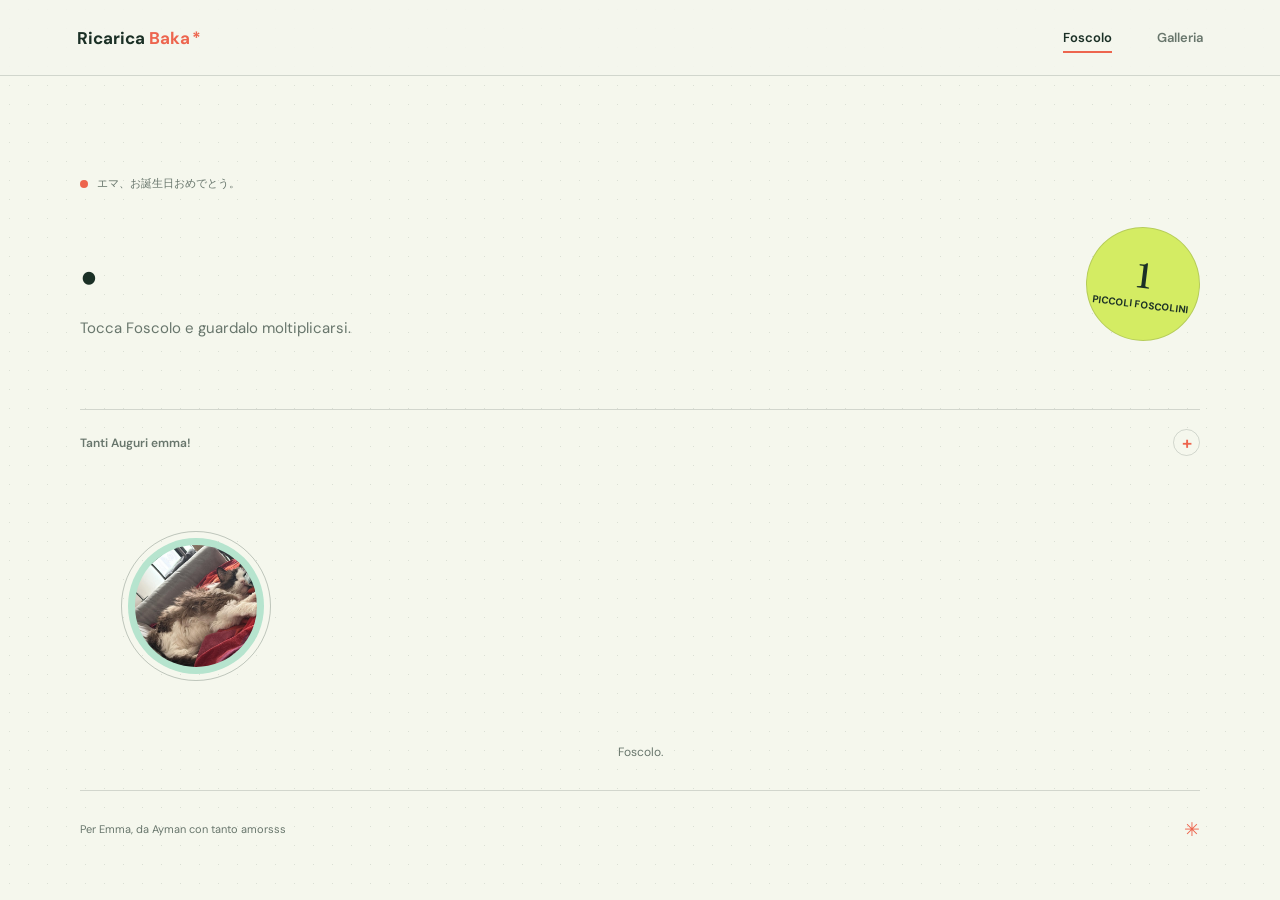
<file: index.html>
<!doctype html>
<html lang="en">
  <head>
    <meta charset="utf-8">
    <meta name="viewport" content="width=device-width, initial-scale=1">
    <meta name="theme-color" content="#f5f7ed">
    <title>Piccoli Foscoli |Auguri Emmina!!</title>
    <link rel="preconnect" href="https://fonts.googleapis.com">
    <link rel="preconnect" href="https://fonts.gstatic.com" crossorigin>
    <link href="https://fonts.googleapis.com/css2?family=DM+Sans:wght@400;500;600;700&family=Fraunces:opsz,wght@9..144,600;9..144,700&display=swap" rel="stylesheet">
    <link rel="stylesheet" href="styles.css">
    <script src="foscolo-pool.js" defer></script>
    <script src="clicker.js" defer></script>
  </head>
  <body>
    <header class="site-header">
      <a class="wordmark" href="index.html" aria-label="Little Cells home">Ricarica <span>Baka</span><i aria-hidden="true">*</i></a>
      <nav class="site-nav" aria-label="Main navigation">
        <a class="nav-link is-current" href="index.html" aria-current="page">Foscolo</a>
        <a class="nav-link" href="gallery.html">Galleria</a>
      </nav>
    </header>

    <main class="clicker-page">
      <section class="intro" aria-labelledby="page-title">
        <p class="eyebrow"><span class="eyebrow-dot" aria-hidden="true"></span> エマ、お誕生日おめでとう。</p>
        <div class="intro-row">
          <div>
            <h1 id="page-title">.<br><span></span></h1>
            <p class="intro-copy">Tocca Foscolo e guardalo moltiplicarsi.</p>
          </div>
          <div class="cell-count" aria-label="Cell count">
            <span class="count-number" id="cell-count">1</span>
            <span class="count-label">Piccoli Foscolini</span>
          </div>
        </div>
      </section>

      <section class="division-area" aria-label="Photo cell clicker">
        <div class="division-heading">
          <span>Tanti Auguri emma!</span>
          <span class="division-mark" aria-hidden="true">+</span>
        </div>
        <div class="cell-stage" id="cell-stage" aria-live="polite">
          <button class="cell" type="button" aria-label="Divide this photo into two cells">
            <img src="Images/Foscolo/0db0e0a0-5afe-4687-beac-8e824a64719b.jpeg" alt="Foscolo photo">
            <span class="cell-halo" aria-hidden="true"></span>
          </button>
        </div>
        <p class="stage-note" id="stage-note"> Foscolo.</p>
      </section>

      <footer class="page-footer">
        <span>Per Emma, da Ayman con tanto amorsss</span>
        <span class="footer-star" aria-hidden="true">✳</span>
      </footer>
    </main>
  </body>
</html>
</file>
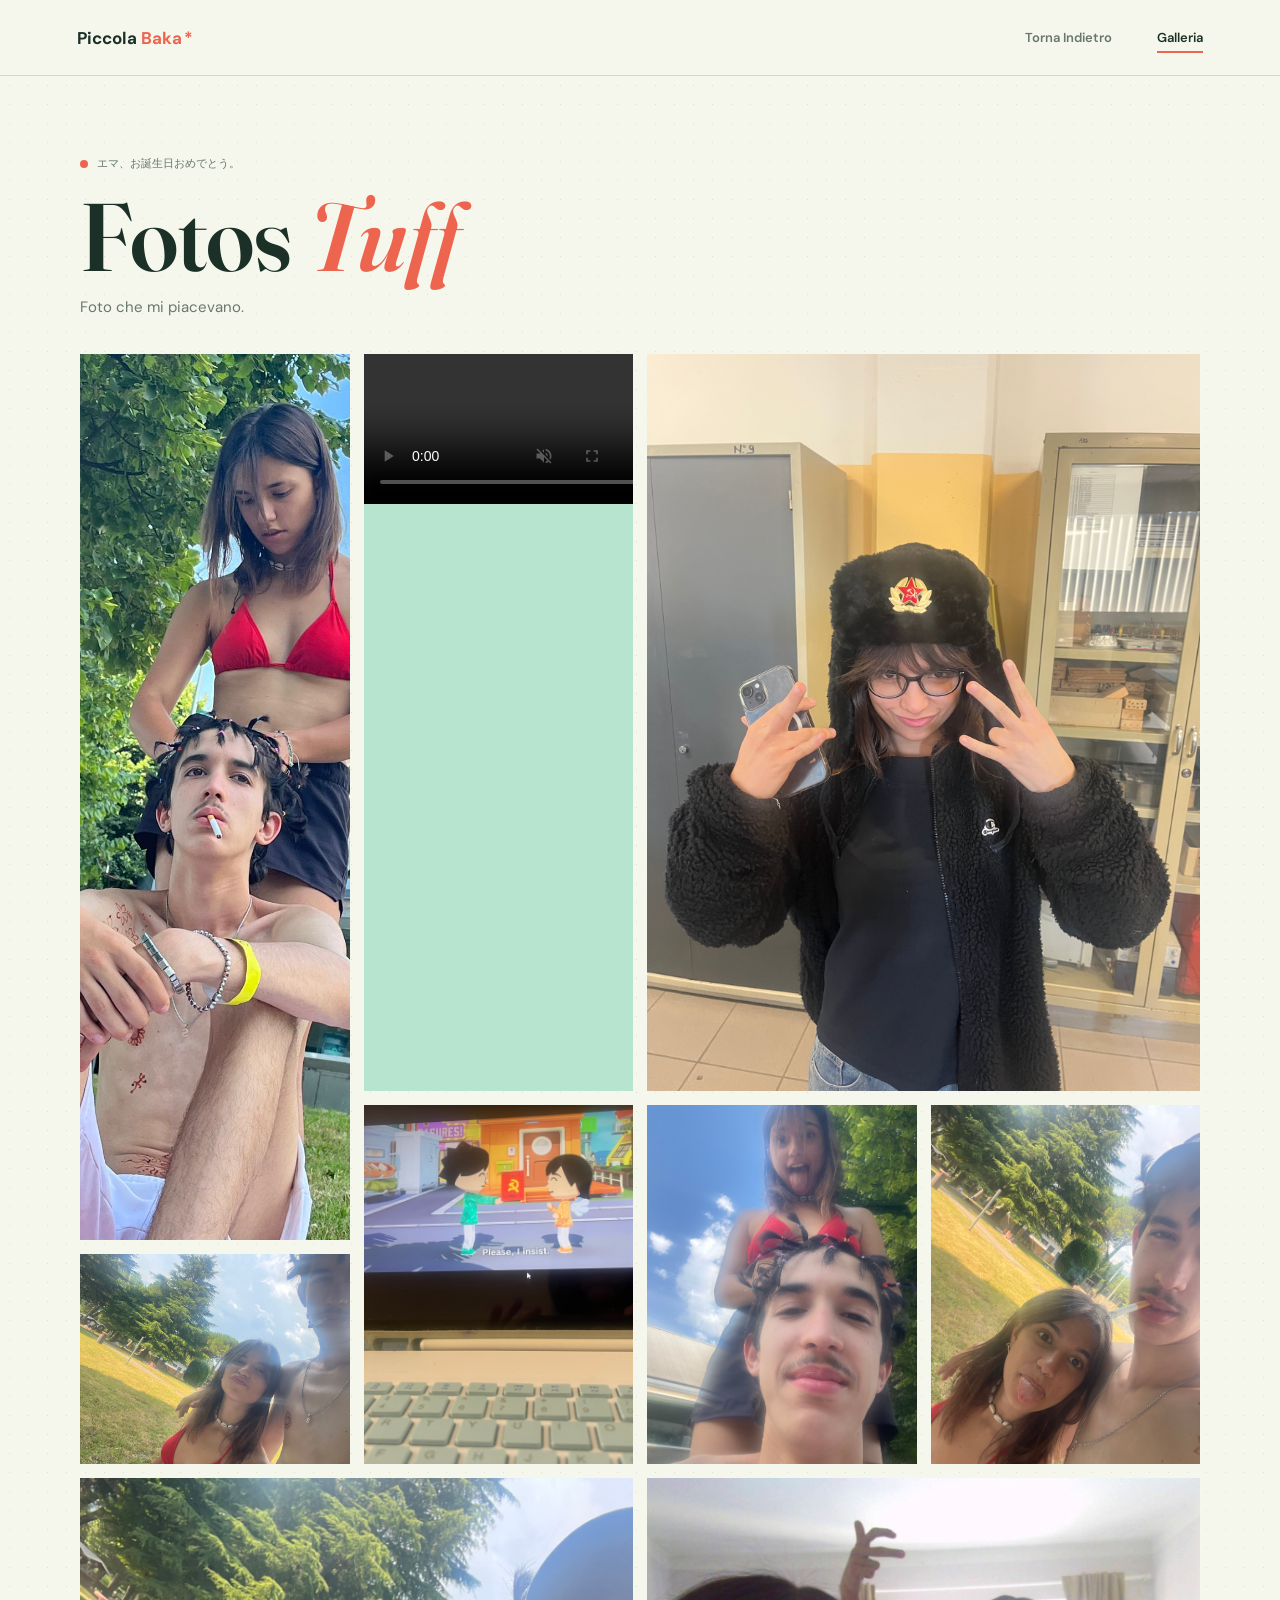
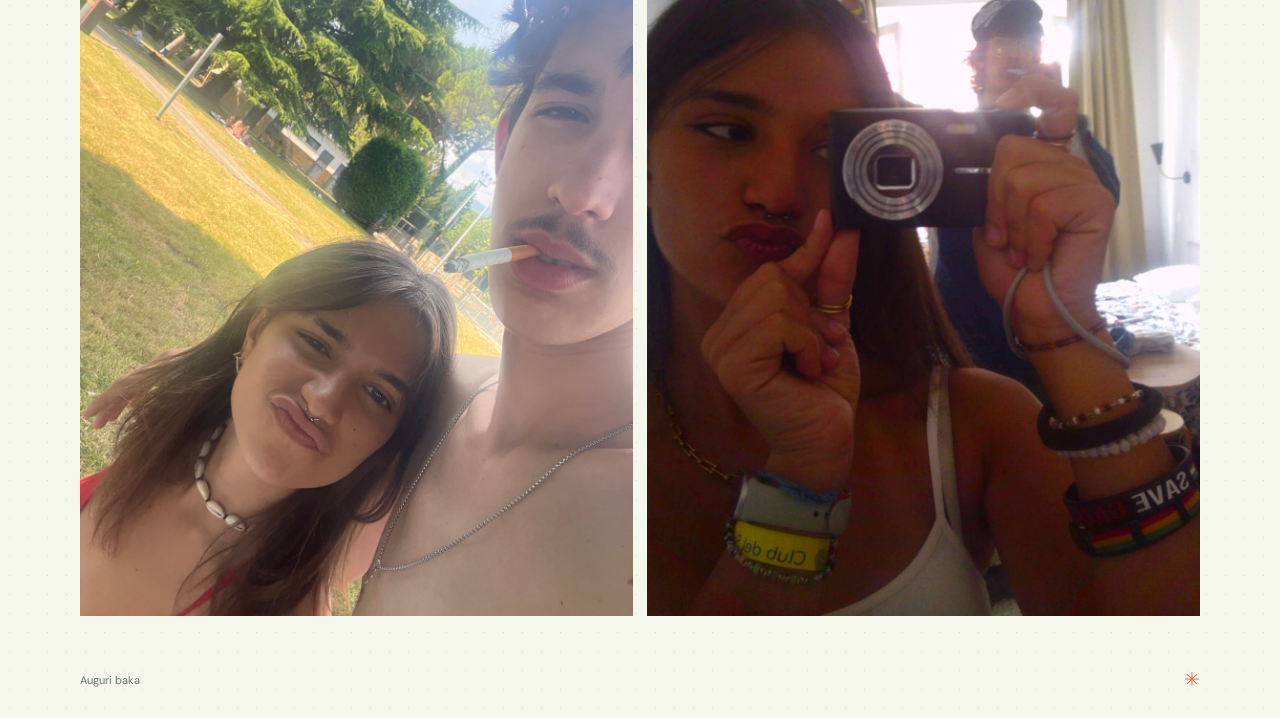
<file: gallery.html>
<!doctype html>
<html lang="en">
  <head>
    <meta charset="utf-8">
    <meta name="viewport" content="width=device-width, initial-scale=1">
    <meta name="theme-color" content="#f5f7ed">
    <title>Galleria Foto</title>
    <link rel="preconnect" href="https://fonts.googleapis.com">
    <link rel="preconnect" href="https://fonts.gstatic.com" crossorigin>
    <link href="https://fonts.googleapis.com/css2?family=DM+Sans:wght@400;500;600;700&family=Fraunces:opsz,wght@9..144,600;9..144,700&display=swap" rel="stylesheet">
    <link rel="stylesheet" href="styles.css">
    <script src="foto-gallery-pool.js" defer></script>
    <script src="gallery.js" defer></script>
  </head>
  <body>
    <header class="site-header">
      <a class="wordmark" href="index.html" aria-label="Little Cells home">Piccola <span>Baka</span><i aria-hidden="true">*</i></a>
      <nav class="site-nav" aria-label="Main navigation">
        <a class="nav-link" href="index.html">Torna Indietro</a>
        <a class="nav-link is-current" href="gallery.html" aria-current="page">Galleria</a>
      </nav>
    </header>

    <main class="gallery-page">
      <section class="gallery-intro" aria-labelledby="page-title">
        <p class="eyebrow"><span class="eyebrow-dot" aria-hidden="true"></span> エマ、お誕生日おめでとう。</p>
        <h1 id="page-title">Fotos <span>Tuff</span></h1>
        <p class="intro-copy">Foto che mi piacevano.</p>
      </section>
      <section class="photo-grid" id="photo-grid" aria-label="Birthday photo gallery"></section>
      <footer class="page-footer">
        <span>Auguri baka</span>
        <span class="footer-star" aria-hidden="true">✳</span>
      </footer>
    </main>
  </body>
</html>
</file>
<file: styles.css>
:root {
  color-scheme: light;
  --paper: #f5f7ed;
  --ink: #1b3026;
  --muted: #68766c;
  --coral: #ed654e;
  --lime: #d4ec63;
  --mint: #b6e4ce;
  --line: rgba(27, 48, 38, 0.16);
  font-family: "DM Sans", sans-serif;
  background: var(--paper);
  color: var(--ink);
  font-synthesis: none;
  text-rendering: optimizeLegibility;
}

* {
  box-sizing: border-box;
}

body {
  min-width: 320px;
  min-height: 100vh;
  margin: 0;
  background-color: var(--paper);
  background-image: radial-gradient(rgba(27, 48, 38, 0.12) 0.7px, transparent 0.7px);
  background-size: 19px 19px;
}

a {
  color: inherit;
}

.site-header {
  position: relative;
  z-index: 1;
  display: flex;
  min-height: 76px;
  align-items: center;
  justify-content: space-between;
  padding: 0 clamp(22px, 6vw, 88px);
  border-bottom: 1px solid var(--line);
  background: rgba(245, 247, 237, 0.92);
}

.wordmark {
  color: var(--ink);
  font-size: 17px;
  font-weight: 700;
  text-decoration: none;
  letter-spacing: 0;
}

.wordmark span {
  color: var(--coral);
}

.wordmark i {
  margin-left: 2px;
  color: var(--coral);
  font-size: 17px;
  font-style: normal;
}

.site-nav {
  display: flex;
  align-items: center;
  gap: clamp(18px, 3.5vw, 46px);
}

.nav-link {
  position: relative;
  padding: 9px 0;
  color: var(--muted);
  font-size: 13px;
  font-weight: 600;
  text-decoration: none;
  transition: color 160ms ease;
}

.nav-link:hover,
.nav-link.is-current {
  color: var(--ink);
}

.nav-link.is-current::after {
  position: absolute;
  right: 0;
  bottom: 2px;
  left: 0;
  height: 2px;
  background: var(--coral);
  content: "";
}

.clicker-page,
.gallery-page {
  width: min(1120px, 100% - 48px);
  margin: 0 auto;
}

.intro {
  padding: clamp(48px, 8vw, 100px) 0 clamp(38px, 6vw, 68px);
  animation: reveal-in 600ms ease both;
}

.eyebrow {
  display: flex;
  align-items: center;
  gap: 9px;
  margin: 0 0 22px;
  color: var(--muted);
  font-size: 11px;
  font-weight: 700;
  letter-spacing: 0;
  text-transform: uppercase;
}

.eyebrow-dot {
  width: 8px;
  height: 8px;
  border-radius: 50%;
  background: var(--coral);
}

.intro-row {
  display: flex;
  align-items: end;
  justify-content: space-between;
  gap: 28px;
}

h1 {
  margin: 0;
  font-family: "Fraunces", Georgia, serif;
  font-size: 84px;
  font-weight: 600;
  line-height: 0.98;
  letter-spacing: 0;
}

.intro h1 span,
.gallery-intro h1 span {
  color: var(--coral);
  font-style: italic;
}

.intro-copy {
  max-width: 360px;
  margin: 21px 0 0;
  color: var(--muted);
  font-size: 15px;
  line-height: 1.65;
}

.cell-count {
  display: flex;
  min-width: 114px;
  flex-direction: column;
  align-items: center;
  justify-content: center;
  aspect-ratio: 1;
  border: 1px solid var(--line);
  border-radius: 50%;
  background: var(--lime);
  transform: rotate(7deg);
}

.count-number {
  font-family: "Fraunces", Georgia, serif;
  font-size: 35px;
  line-height: 1;
}

.count-label {
  margin-top: 5px;
  font-size: 10px;
  font-weight: 700;
  text-transform: uppercase;
}

.division-area {
  padding: 19px 0 30px;
  border-top: 1px solid var(--line);
  border-bottom: 1px solid var(--line);
}

.division-heading {
  display: flex;
  align-items: center;
  justify-content: space-between;
  color: var(--muted);
  font-size: 12px;
  font-weight: 600;
}

.division-mark {
  display: grid;
  width: 27px;
  height: 27px;
  place-items: center;
  border: 1px solid var(--line);
  border-radius: 50%;
  color: var(--coral);
  font-size: 18px;
  line-height: 1;
}

.cell-stage {
  display: grid;
  grid-template-columns: repeat(auto-fill, minmax(120px, 1fr));
  align-items: center;
  justify-items: center;
  gap: clamp(18px, 4vw, 42px);
  min-height: 300px;
  padding: 40px clamp(4px, 4vw, 48px);
}

.cell {
  position: relative;
  display: block;
  width: min(100%, 180px);
  aspect-ratio: 1;
  padding: 7px;
  overflow: visible;
  border: 0;
  border-radius: 50%;
  background: var(--mint);
  cursor: pointer;
  isolation: isolate;
  transition: background-color 180ms ease, box-shadow 180ms ease;
}

.cell:nth-child(3n + 2) {
  background: var(--lime);
}

.cell:nth-child(3n) {
  background: #f2a99b;
}

.cell:hover {
  box-shadow: 0 9px 30px rgba(27, 48, 38, 0.14);
}

.cell:focus-visible {
  outline: 3px solid var(--ink);
  outline-offset: 5px;
}

.cell img {
  display: block;
  width: 100%;
  height: 100%;
  border-radius: 50%;
  object-fit: cover;
  pointer-events: none;
}

.cell-halo {
  position: absolute;
  z-index: -1;
  inset: -7px;
  border: 1px solid rgba(27, 48, 38, 0.25);
  border-radius: 50%;
  pointer-events: none;
}

.cell.is-dividing {
  animation: parent-pulse 760ms cubic-bezier(0.2, 0.8, 0.2, 1) both;
}

.cell.is-newborn {
  animation: daughter-cell 820ms cubic-bezier(0.2, 0.8, 0.2, 1) both;
  pointer-events: none;
}

.stage-note {
  margin: -12px 0 0;
  color: var(--muted);
  font-size: 12px;
  text-align: center;
}

.page-footer {
  display: flex;
  min-height: 76px;
  align-items: center;
  justify-content: space-between;
  color: var(--muted);
  font-size: 11px;
}

.footer-star {
  color: var(--coral);
  font-size: 19px;
}

.gallery-intro {
  padding: clamp(44px, 7vw, 80px) 0 34px;
  animation: reveal-in 600ms ease both;
}

.gallery-intro .eyebrow {
  margin-bottom: 18px;
}

.gallery-intro h1 {
  font-size: 96px;
}

.gallery-intro .intro-copy {
  margin-top: 12px;
}

.photo-grid {
  display: grid;
  grid-auto-flow: dense;
  grid-template-columns: repeat(4, minmax(0, 1fr));
  gap: 14px;
  padding-bottom: 26px;
}

.photo-tile {
  position: relative;
  min-height: 150px;
  margin: 0;
  overflow: hidden;
  background: var(--mint);
  animation: reveal-in 600ms ease both;
}

.photo-tile img {
  display: block;
  width: 100%;
  height: 100%;
  min-height: inherit;
  object-fit: cover;
  transition: transform 400ms cubic-bezier(0.2, 0.8, 0.2, 1);
}

.photo-tile:hover img {
  transform: scale(1.045);
}

.photo-tile figcaption {
  position: absolute;
  right: 0;
  bottom: 0;
  left: 0;
  padding: 30px 13px 12px;
  background: linear-gradient(transparent, rgba(14, 29, 22, 0.72));
  color: #fff;
  font-size: 12px;
  font-weight: 600;
  opacity: 0;
  transition: opacity 180ms ease;
}

.photo-tile:hover figcaption,
.photo-tile:focus-within figcaption {
  opacity: 1;
}

.photo-tile-1,
.photo-tile-4 {
  grid-row: span 2;
  min-height: 314px;
}

.photo-tile-3 {
  grid-column: span 2;
  min-height: 210px;
}

.photo-tile-5 {
  grid-row: span 2;
  min-height: 314px;
}

.photo-tile-6 {
  grid-column: span 2;
  min-height: 210px;
}

.photo-tile-2 {
  min-height: 210px;
}

@keyframes parent-pulse {
  0%, 100% { transform: scale(1); }
  38% { transform: scale(1.13); }
  72% { transform: scale(0.92); }
}

@keyframes daughter-cell {
  0% { opacity: 0; transform: translate(-60px, 8px) scale(0.35); }
  52% { opacity: 1; transform: translate(-14px, -8px) scale(1.12); }
  100% { opacity: 1; transform: translate(0, 0) scale(1); }
}

@keyframes reveal-in {
  from { opacity: 0; transform: translateY(12px); }
  to { opacity: 1; transform: translateY(0); }
}

@media (max-width: 760px) {
  h1 {
    font-size: 64px;
  }

  .gallery-intro h1 {
    font-size: 72px;
  }

  .cell-stage {
    grid-template-columns: repeat(auto-fill, minmax(102px, 1fr));
    min-height: 260px;
    padding-inline: 4px;
  }

  .cell {
    width: min(100%, 150px);
  }

  .photo-grid {
    grid-template-columns: repeat(2, minmax(0, 1fr));
    gap: 10px;
  }

  .photo-tile-1,
  .photo-tile-4,
  .photo-tile-5 {
    min-height: 260px;
  }

  .photo-tile-2,
  .photo-tile-3,
  .photo-tile-6 {
    min-height: 180px;
  }
}

@media (max-width: 480px) {
  h1 {
    font-size: 48px;
  }

  .gallery-intro h1 {
    font-size: 54px;
  }

  .site-header {
    min-height: 68px;
    padding-inline: 20px;
  }

  .site-nav {
    gap: 17px;
  }

  .nav-link {
    font-size: 12px;
  }

  .clicker-page,
  .gallery-page {
    width: calc(100% - 40px);
  }

  .intro-row {
    align-items: start;
  }

  .cell-count {
    min-width: 82px;
  }

  .count-number {
    font-size: 27px;
  }

  .count-label {
    font-size: 8px;
  }

  .cell-stage {
    grid-template-columns: repeat(auto-fill, minmax(85px, 1fr));
    gap: 15px;
  }

  .cell {
    padding: 5px;
  }
}

@media (prefers-reduced-motion: reduce) {
  *,
  *::before,
  *::after {
    scroll-behavior: auto !important;
    animation-duration: 0.01ms !important;
    animation-iteration-count: 1 !important;
    transition-duration: 0.01ms !important;
  }
}
</file>
